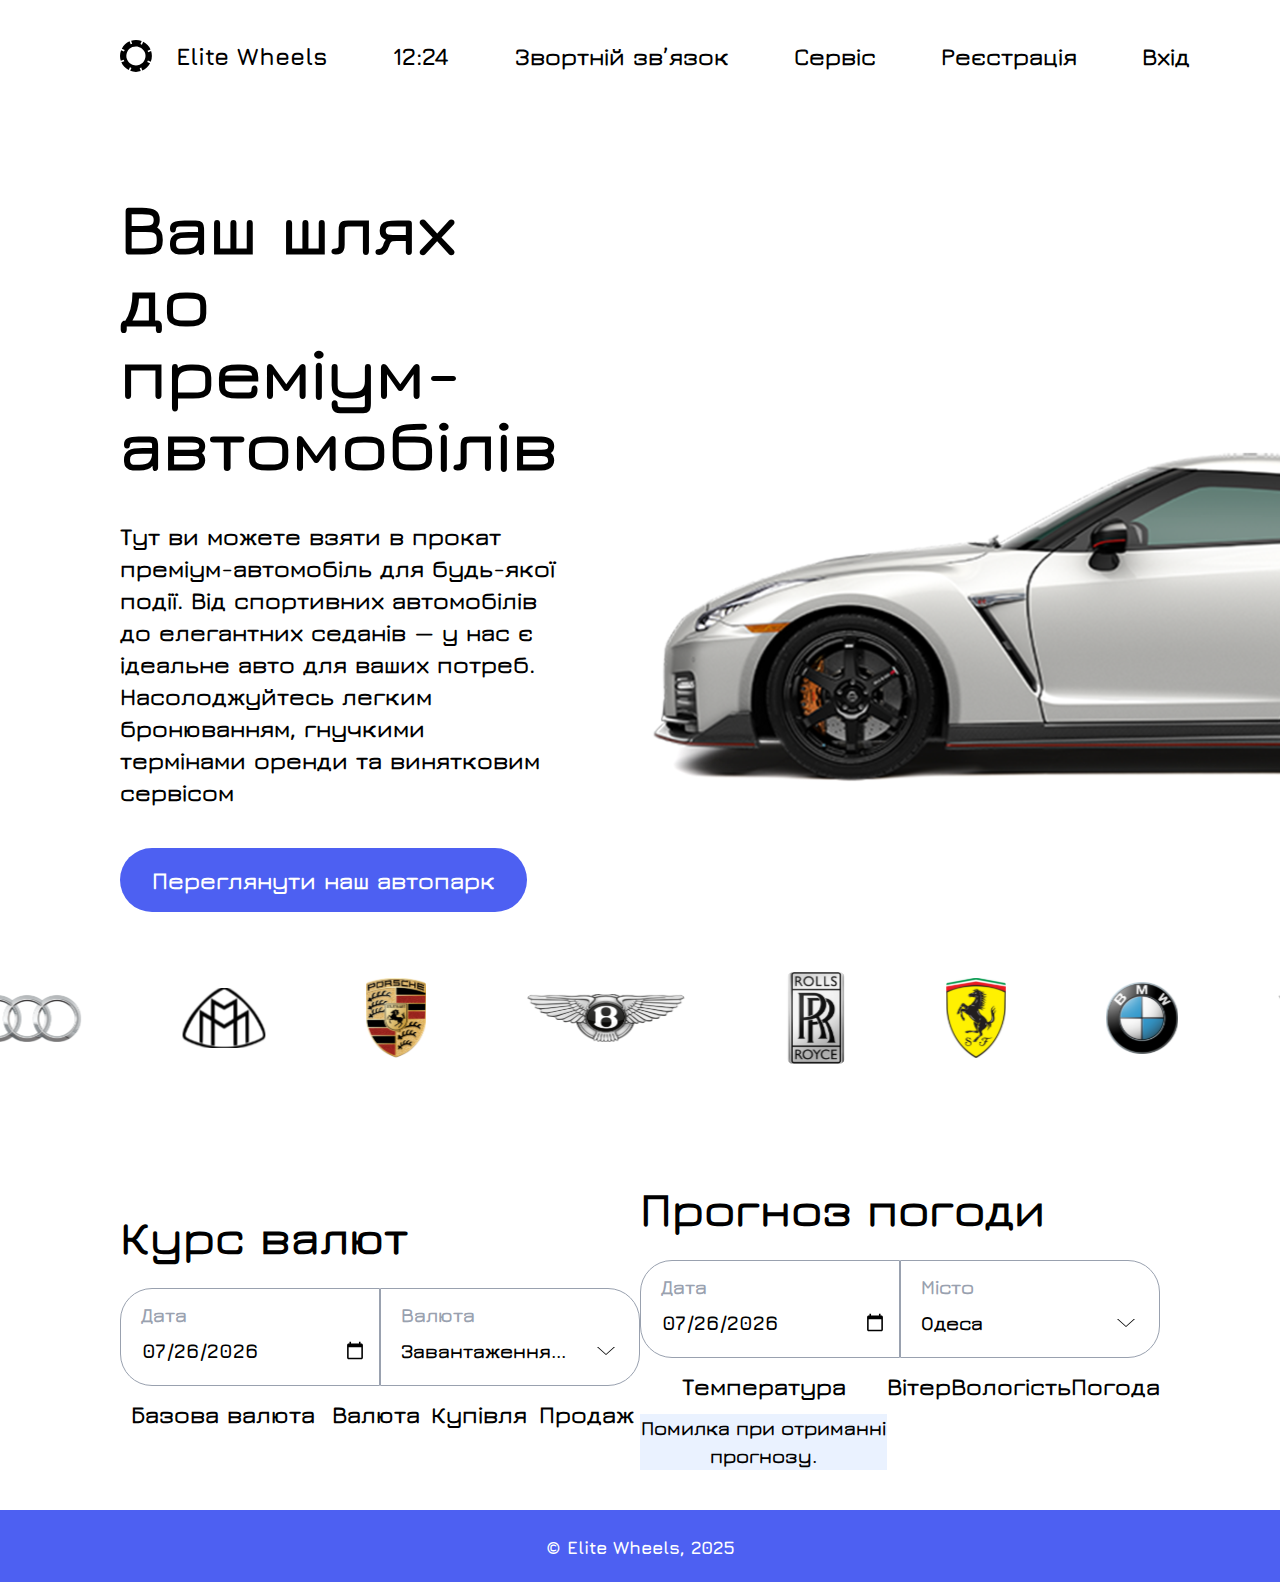
<file: index.html>
<!DOCTYPE html>
<html lang="en">
<head>
    <meta charset="UTF-8">
    <title>Elite Wheels</title>
    <link href="src/output.css" rel="stylesheet">
</head>
<body class="font-jura font-bold flex flex-col min-h-dvh">

    <div class="flex text-2xl pt-10 pl-30 justify-between w-[93%]">
        <div class="flex">
            <img src="img/icon.svg" alt="" class="mr-6 w-8">
            <a href="index.html">Elite Wheels</a>
        </div>
        <div id="clock"></div>
        <a href="feedback.html" class="hover:underline hover:underline-offset-4">Звортній зв’язок</a>
        <a href="service.html" class="hover:underline hover:underline-offset-4">Сервіс</a>
        <a href="registration.html" id="registrationLink" class="hover:underline hover:underline-offset-4">Реєстрація</a>
        <a href="entrance.html" id="entranceLink" class="hover:underline hover:underline-offset-4">Вхід</a>
        <a href="office.html" id="officeLink" class="hover:underline hover:underline-offset-4 hidden">Кабінет</a>
        <a href="#" id="logoutLink" class="hover:underline hover:underline-offset-4 hidden">Вихід</a>
    </div>

    <div class="flex">
        <div class="float-left w-[50%] ml-30 mt-30">
            <p class="text-7xl">Ваш шлях до преміум-автомобілів</p>
            <p class="text-2xl pt-10 pb-10">Тут ви можете взяти в прокат преміум-автомобіль для будь-якої події. 
            Від спортивних автомобілів до елегантних седанів — у нас є ідеальне авто для ваших потреб. 
            Насолоджуйтесь легким бронюванням, гнучкими термінами оренди та винятковим сервісом</p>
        <a href="service.html"><button class="bg-[#4D60F2] text-2xl rounded-4xl px-8 py-4 text-white hover:bg-[#7787FF]">Переглянути наш автопарк</button></a>
        </div>
        <img src="img/auto_index.svg" alt="" class="float-right">
    </div>

    <div class="flex w-full items-center justify-center mt-15">
        <img src="img/arrow_l.svg" alt="" id="prev">
        <div id="carousel" class="flex items-center transition-transform duration-500 ease-in-out"></div>
        <img src="img/arrow_r.svg" alt="" id="next" class="ml-25">
    </div>

    <div class="flex justify-between items-center mt-30">

        <div class="ml-30 w-full max-w-2xl">
            <h2 class="text-5xl mb-7">Курс валют</h2>
            <div class="flex">
                <div class="p-3 pl-5 border rounded-l-4xl border-gray-400 w-[50%]">
                    <p class="text-gray-400 text-xl">Дата</p>
                    <input type="date" id="currency-date" class="w-full text-xl py-2">
                </div>
                <div class="p-3 pl-5 border rounded-r-4xl border-gray-400 w-[50%]">
                    <p class="text-gray-400 text-xl">Валюта</p>
                    <div class="flex">
                        <select id="currency-type" class="w-full appearance-none py-2 focus:outline-none focus:ring-0 border-0 text-xl">
                            <option disabled selected>Завантаження...</option>
                        </select>
                        <img src="img/arrow_b.svg" alt="" class="w-[8%] mr-3"> 
                    </div>
                </div>
            </div>
            <table class="w-full text-center">
                <tr class="text-2xl">
                    <td class="py-3">Базова валюта</td>
                    <td>Валюта</td>
                    <td>Купівля</td>
                    <td>Продаж</td>
                </tr>
                <tr id="currency-result" class="bg-[#EAF2FF] rounded-xl text-center text-xl"></tr>                
            </table>
        </div>

        <div class="w-full max-w-2xl mr-30">
            <h2 class="text-5xl font-bold mb-7">Прогноз погоди</h2>
            <div class="flex">
                <div class="p-3 pl-5 border rounded-l-4xl border-gray-400 w-[50%]">
                    <p class="text-gray-400 text-xl">Дата</p>
                    <input type="date" id="weather-date" class="w-full text-xl py-2">
                </div>
                <div class="p-3 pl-5 border rounded-r-4xl border-gray-400 w-[50%]">
                    <p class="text-gray-400 text-xl">Місто</p>
                    <div class="flex">
                        <select id="weather-city" class="w-full appearance-none py-2 text-xl focus:outline-none focus:ring-0 border-0">
                            <option value="Odesa">Одеса</option>
                            <option value="Kyiv">Київ</option>
                            <option value="Lviv">Львів</option>
                        </select> 
                        <img src="img/arrow_b.svg" alt="" class="w-[8%] mr-3"> 
                    </div>
                </div>
            </div>
            <table class="w-full text-center">
                <tr class="text-2xl">
                    <td class="py-3">Температура</td>
                    <td>Вітер</td>
                    <td>Вологість</td>
                    <td>Погода</td>
                </tr>
                <tr id="weather-result" class="bg-[#EAF2FF] rounded-xl text-center text-xl"></tr>                
            </table>
        </div>
        
    </div>

    <footer class="flex w-full bg-[#4D60F2] justify-center pt-6 pb-5 text-lg text-white mt-10">
        <p>© Elite Wheels, 2025</p>
    </footer>

    <script src="js/index.js"></script>
    <script src="js/script.js"></script>
</body>
</html>
</file>
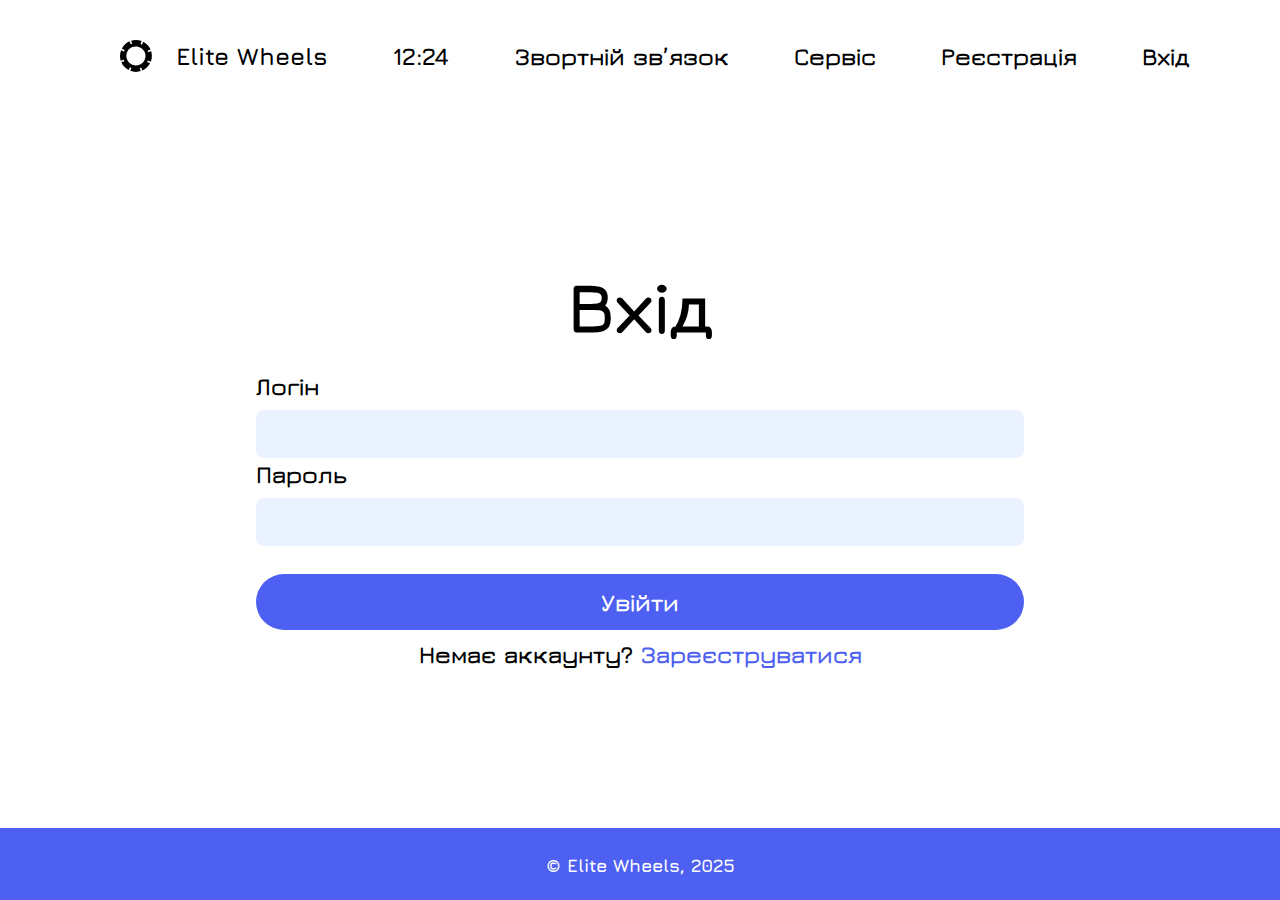
<file: entrance.html>
<!DOCTYPE html>
<html lang="en">
<head>
    <meta charset="UTF-8">
    <meta name="viewport" content="width=device-width, initial-scale=1.0">
    <title>Entrance</title>
    <link href="src/output.css" rel="stylesheet">
</head>
<body class="font-jura font-bold flex flex-col min-h-dvh">

    <div class="flex text-2xl pt-10 pl-30 justify-between w-[93%]">
        <div class="flex">
            <img src="img/icon.svg" alt="" class="mr-6 w-8">
            <a href="index.html">Elite Wheels</a>
        </div>
        <div id="clock"></div>
        <a href="feedback.html" class="hover:underline hover:underline-offset-4">Звортній зв’язок</a>
        <a href="service.html" class="hover:underline hover:underline-offset-4">Сервіс</a>
        <a href="registration.html" id="registrationLink" class="hover:underline hover:underline-offset-4">Реєстрація</a>
        <a href="entrance.html" id="entranceLink" class="hover:underline hover:underline-offset-4">Вхід</a>
        <a href="office.html" id="officeLink" class="hover:underline hover:underline-offset-4 hidden">Кабінет</a>
        <a href="#" id="logoutLink" class="hover:underline hover:underline-offset-4 hidden">Вихід</a>
    </div>

    <div class="flex justify-center mt-20 flex-grow items-center">
        <form id="loginForm" class="w-full max-w-3xl" novalidate>
            <h1 class="text-7xl text-center mb-7">Вхід</h1>
            <div>
                <label for="email" class="text-2xl">Логін</label>
                <input type="email" id="login_email" name="email"
                    class="w-full rounded-lg bg-[#EAF2FF] p-3 mt-2"/>
            </div>
            <div>
                <label for="password" class="text-2xl">Пароль</label>
                <input type="password" id="login_password" name="password"
                class="w-full rounded-lg bg-[#EAF2FF] p-3 mt-2"/>
            </div>
            
            <button type="submit"
            class="w-full bg-[#4D60F2] hover:bg-[#7787FF] text-white text-2xl py-3 mt-7 rounded-4xl">Увійти
            </button>
            <p class="text-center text-2xl mt-2">Немає аккаунту? <a href="registration.html" class="text-[#4D60F2]">Зареєструватися</a></p>
        </form>
    </div>

    <footer class="flex w-[100%] bg-[#4D60F2] justify-center pt-6 pb-5 text-lg text-white mt-10">
        <p>© Elite Wheels, 2025</p>
    </footer>

    <script src="js/script.js"></script>
    <script src="js/entrance.js"></script>

</body>
</html>
</file>
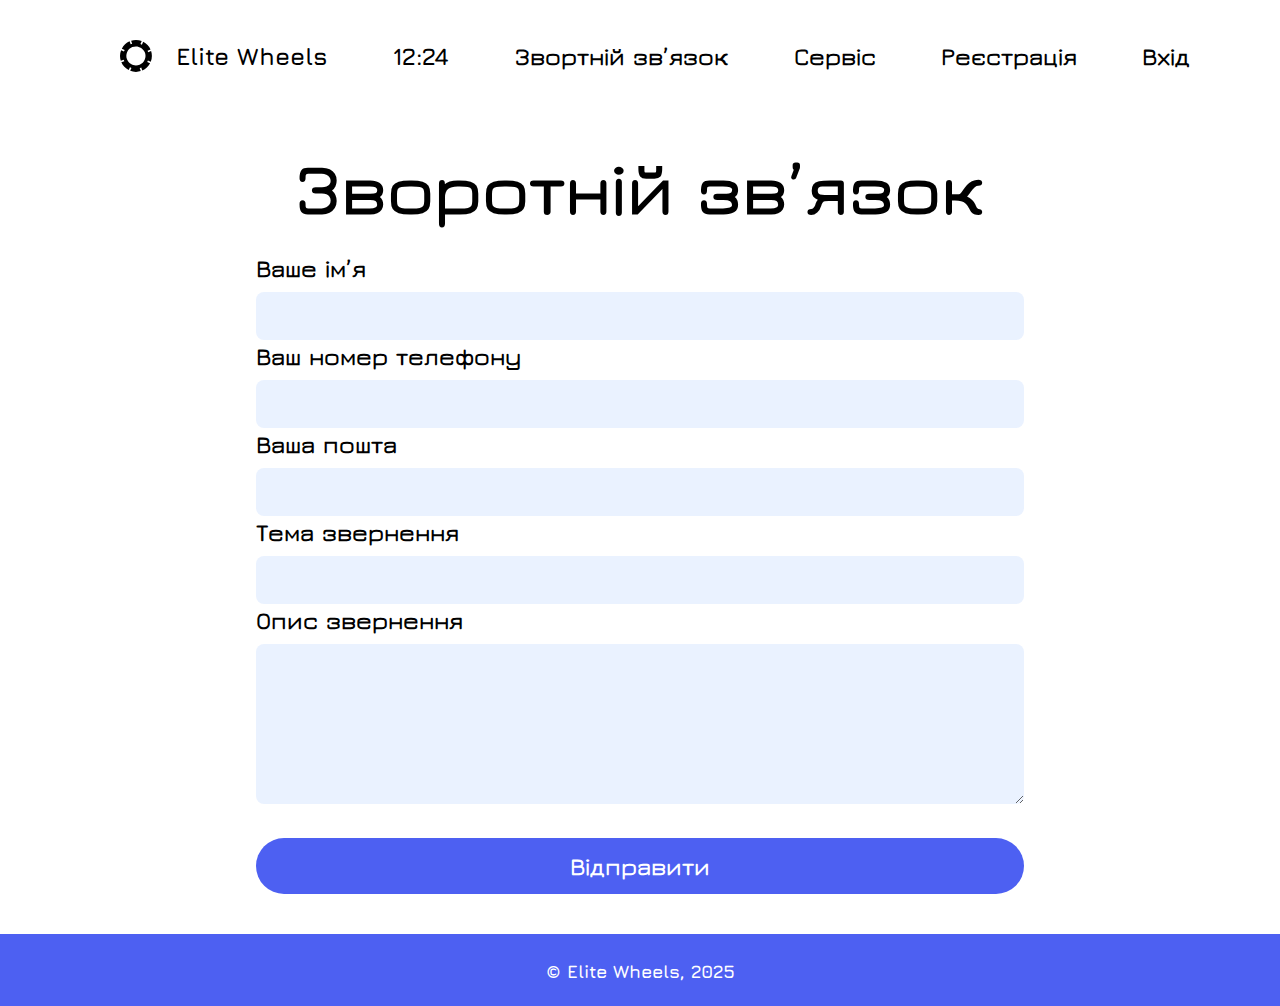
<file: feedback.html>
<!DOCTYPE html>
<html lang="en">
<head>
    <meta charset="UTF-8">
    <meta name="viewport" content="width=device-width, initial-scale=1.0">
    <title>Feedback</title>
    <link href="src/output.css" rel="stylesheet">
</head>
<body class="font-jura font-bold flex flex-col min-h-dvh">

    <div class="flex text-2xl pt-10 pl-30 justify-between w-[93%]">
        <div class="flex">
            <img src="img/icon.svg" alt="" class="mr-6 w-8">
            <a href="index.html">Elite Wheels</a>
        </div>
        <div id="clock"></div>
        <a href="feedback.html" class="hover:underline hover:underline-offset-4">Звортній зв’язок</a>
        <a href="service.html" class="hover:underline hover:underline-offset-4">Сервіс</a>
        <a href="registration.html" id="registrationLink" class="hover:underline hover:underline-offset-4">Реєстрація</a>
        <a href="entrance.html" id="entranceLink" class="hover:underline hover:underline-offset-4">Вхід</a>
        <a href="office.html" id="officeLink" class="hover:underline hover:underline-offset-4 hidden">Кабінет</a>
        <a href="#" id="logoutLink" class="hover:underline hover:underline-offset-4 hidden">Вихід</a>
    </div>

    <div class="flex justify-center mt-20 flex-grow">
        <form id="feedbackForm" class="w-full max-w-3xl" novalidate>
            <h1 class="text-7xl text-center mb-7">Зворотній зв’язок</h1>
            <div>
                <label for="name" class="text-2xl">Ваше ім’я</label>
                <input type="text" id="name" name="name"
                    class="w-full rounded-lg bg-[#EAF2FF] p-3 mt-2"/>
                <div class="error text-red-500" id="nameError"></div>
            </div>
            <div>
                <label for="phone" class="text-2xl">Ваш номер телефону</label>
                <input type="tel" id="phone" name="phone"
                    class="w-full rounded-lg bg-[#EAF2FF] p-3 mt-2"/>
                <div class="error text-red-500" id="phoneError"></div>
            </div>
            <div>
                <label for="email" class="text-2xl">Ваша пошта</label>
                <input type="email" id="email" name="email"
                    class="w-full rounded-lg bg-[#EAF2FF] p-3 mt-2"/>
                    <div class="error text-red-500" id="emailError"></div>
            </div>
            <div>
                <label for="subject" class="text-2xl">Тема звернення</label>
                <input type="text" id="subject" name="subject"
                    class="w-full rounded-lg bg-[#EAF2FF] p-3 mt-2"/>
                    <div class="error text-red-500" id="subjectError"></div>
            </div>
            <div>
                <label for="message" class="text-2xl">Опис звернення</label>
                <textarea id="message" name="message"
                    class="w-full rounded-lg bg-[#EAF2FF] p-3 mt-2 h-40"></textarea>
                    <div class="error text-red-500" id="messageError"></div>
            </div>
            <button type="submit"
            class="w-full bg-[#4D60F2] hover:bg-[#7787FF] text-white text-2xl py-3 mt-7 rounded-4xl">Відправити
            </button>
        </form>
    </div>
    
    <footer class="flex w-[100%] bg-[#4D60F2] justify-center pt-6 pb-5 text-lg text-white mt-10">
        <p>© Elite Wheels, 2025</p>
    </footer>

    <script src="js/script.js"></script>
    <script src="js/feedback.js"></script>

</body>
</html>
</file>
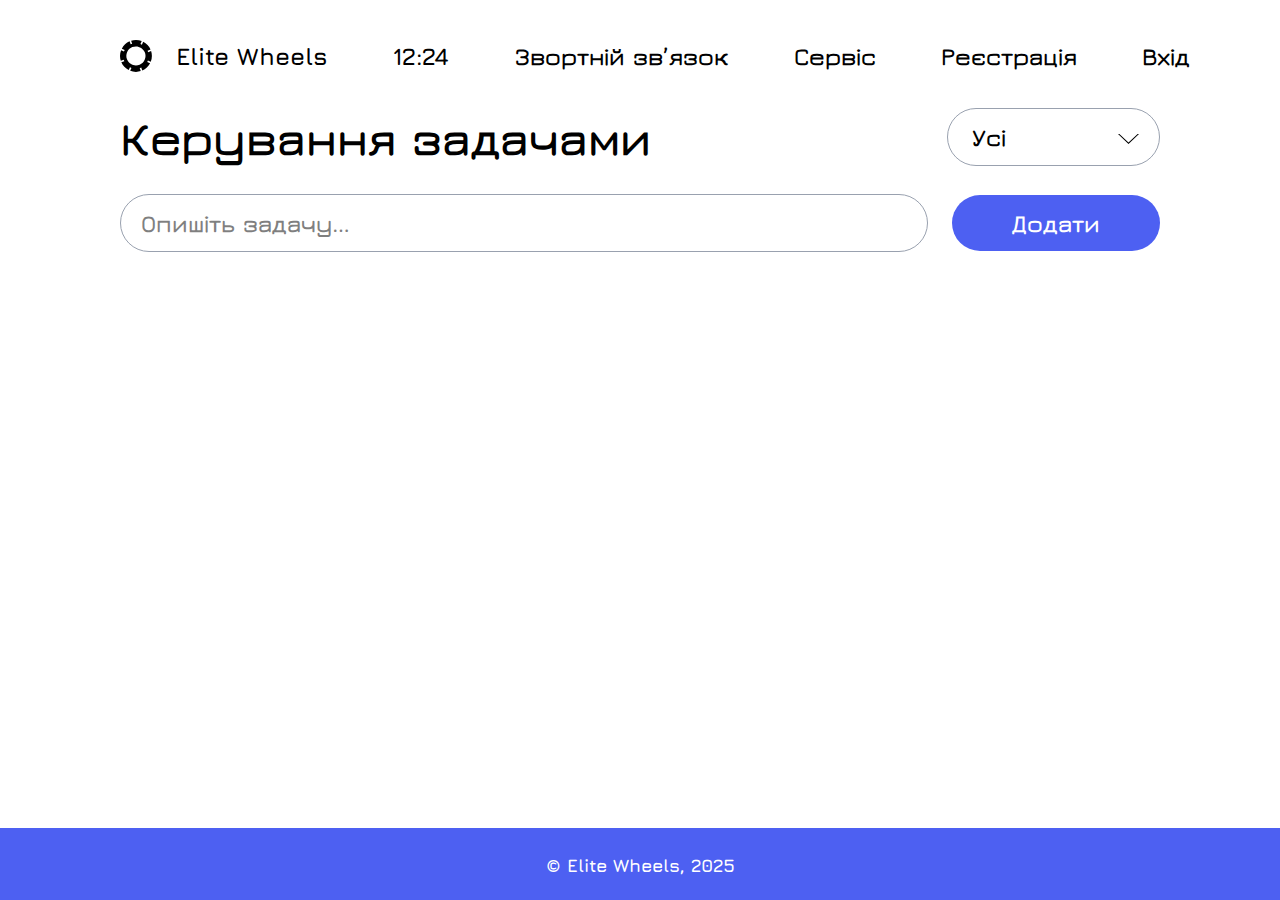
<file: office.html>
<!DOCTYPE html>
<html lang="en">
<head>
    <meta charset="UTF-8">
    <meta name="viewport" content="width=device-width, initial-scale=1.0">
    <title>Office</title>
    <link href="src/output.css" rel="stylesheet">
</head>
<body class="font-jura font-bold flex flex-col min-h-dvh">

    <div class="flex text-2xl pt-10 pl-30 justify-between w-[93%]">
        <div class="flex">
            <img src="img/icon.svg" alt="" class="mr-6 w-8">
            <a href="index.html">Elite Wheels</a>
        </div>
        <div id="clock"></div>
        <a href="feedback.html" class="hover:underline hover:underline-offset-4">Звортній зв’язок</a>
        <a href="service.html" class="hover:underline hover:underline-offset-4">Сервіс</a>
        <a href="registration.html" id="registrationLink" class="hover:underline hover:underline-offset-4">Реєстрація</a>
        <a href="entrance.html" id="entranceLink" class="hover:underline hover:underline-offset-4">Вхід</a>
        <a href="office.html" id="officeLink" class="hover:underline hover:underline-offset-4 hidden">Кабінет</a>
        <a href="#" id="logoutLink" class="hover:underline hover:underline-offset-4 hidden">Вихід</a>
    </div>

    <div class="flex flex-grow flex-col mt-9 ml-30 mr-30">
        <div class="flex justify-between items-center w-full mb-7">
            <p class="text-5xl">Керування задачами</p>
            <div class="flex border rounded-full items-center justify-between py-3 border-gray-400">
                <select id="filterSelect" class="text-2xl pl-6 w-full appearance-none focus:outline-none focus:ring-0">
                    <option value="all">Усі</option>
                    <option value="active">В роботі</option>
                    <option value="done">Виконано</option>
                    <option value="deleted">Видалено</option>
                </select>
                <img src="img/arrow_b.svg" alt="" class="w-[10%] mr-5 mt-1"> 
            </div>
        </div>

        <div class="flex flex-wrap gap-6 mb-6 items-center">
            <input type="text" id="taskInput" placeholder="Опишіть задачу…" class="flex-1 border rounded-full px-5 py-3 text-2xl border-gray-400"/>
            <button id="addTaskBtn" class="bg-[#4D60F2] text-2xl text-white px-15 py-3 rounded-full hover:bg-[#7787FF]">Додати</button>
        </div>

        <div id="tasksContainer" class="space-y-4"></div>
    </div>

    <footer class="flex w-[100%] bg-[#4D60F2] justify-center pt-6 pb-5 text-lg text-white mt-10">
        <p>© Elite Wheels, 2025</p>
    </footer>

    <script src="js/script.js"></script>
    <script src="js/office.js"></script>
</body>
</html>
</file>
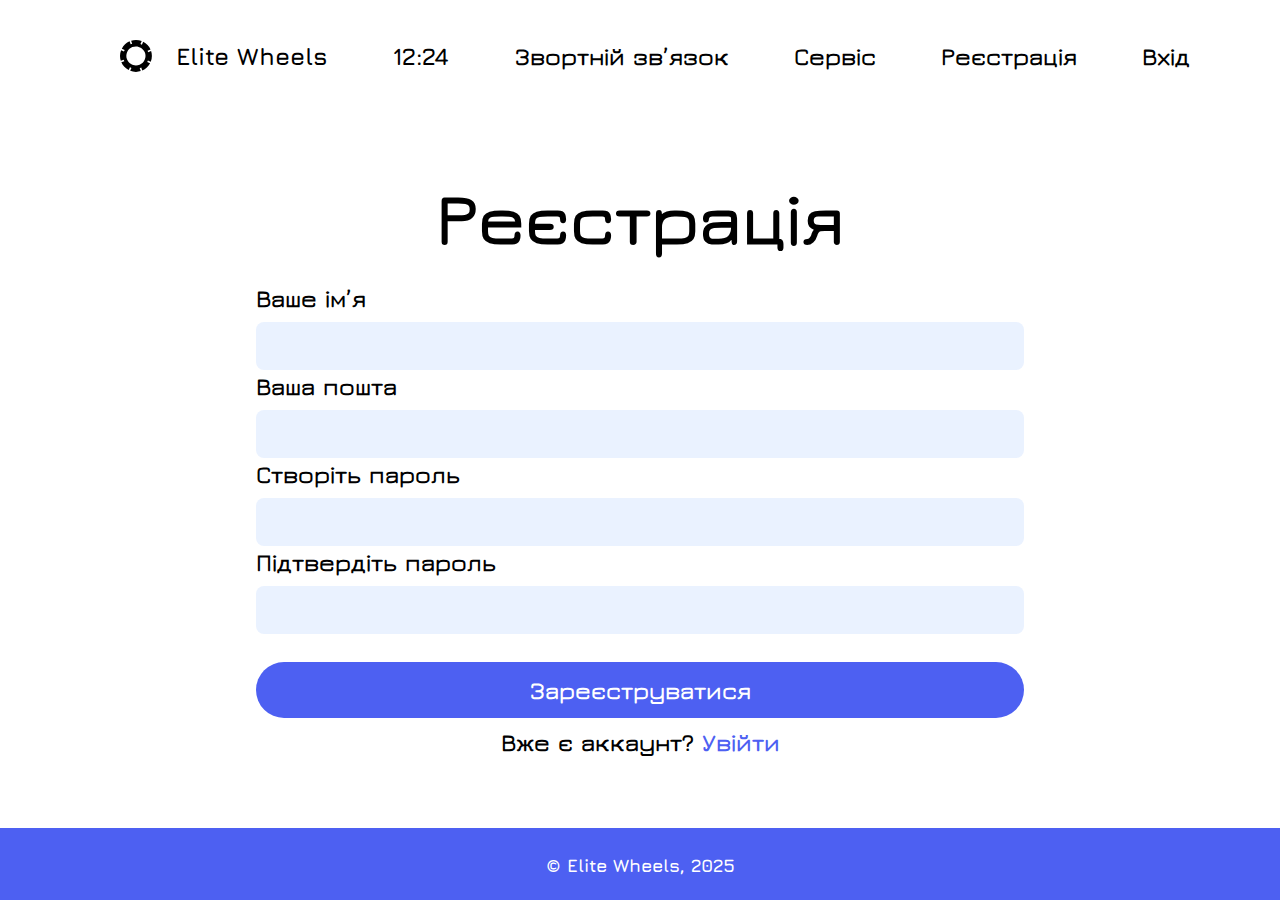
<file: registration.html>
<!DOCTYPE html>
<html lang="en">
<head>
    <meta charset="UTF-8">
    <meta name="viewport" content="width=device-width, initial-scale=1.0">
    <title>Registration</title>
    <link href="src/output.css" rel="stylesheet">
</head>
<body class="font-jura font-bold flex flex-col min-h-dvh">

    <div class="flex text-2xl pt-10 pl-30 justify-between w-[93%]">
        <div class="flex">
            <img src="img/icon.svg" alt="" class="mr-6 w-8">
            <a href="index.html">Elite Wheels</a>
        </div>
        <div id="clock"></div>
        <a href="feedback.html" class="hover:underline hover:underline-offset-4">Звортній зв’язок</a>
        <a href="service.html" class="hover:underline hover:underline-offset-4">Сервіс</a>
        <a href="registration.html" id="registrationLink" class="hover:underline hover:underline-offset-4">Реєстрація</a>
        <a href="entrance.html" id="entranceLink" class="hover:underline hover:underline-offset-4">Вхід</a>
        <a href="office.html" id="officeLink" class="hover:underline hover:underline-offset-4 hidden">Кабінет</a>
        <a href="#" id="logoutLink" class="hover:underline hover:underline-offset-4 hidden">Вихід</a>
    </div>

    <div class="flex justify-center mt-20 flex-grow items-center">
        <form id="registrationForm" class="w-full max-w-3xl" novalidate>
            <h1 class="text-7xl text-center mb-7">Реєстрація</h1>
            <div>
                <label for="name" class="text-2xl">Ваше ім’я</label>
                <input type="text" id="name" name="name"
                    class="w-full rounded-lg bg-[#EAF2FF] p-3 mt-2"/>
                    <div class="error text-red-500" id="nameError"></div>
            </div>
            <div>
                <label for="email" class="text-2xl">Ваша пошта</label>
                <input type="email" id="email" name="email"
                    class="w-full rounded-lg bg-[#EAF2FF] p-3 mt-2"/>
                    <div class="error text-red-500" id="emailError"></div>
            </div>
            <div>
                <label for="password" class="text-2xl">Створіть пароль</label>
                <input type="password" id="password" name="password"
                class="w-full rounded-lg bg-[#EAF2FF] p-3 mt-2"/>
                <div class="error text-red-500" id="passwordError"></div>
            </div>
            <div>
                <label for="password" class="text-2xl">Підтвердіть пароль</label>
                <input type="password" id="password_repeat" name="password"
                    class="w-full rounded-lg bg-[#EAF2FF] p-3 mt-2"/>
                <div class="error text-red-500" id="passwordError"></div>
            </div>
            
            <button type="submit"
            class="w-full bg-[#4D60F2] hover:bg-[#7787FF] text-white text-2xl py-3 mt-7 rounded-4xl">Зареєструватися
            </button>
            <p class="text-center text-2xl mt-2">Вже є аккаунт? <a href="entrance.html" class="text-[#4D60F2]">Увійти</a></p>
        </form>
    </div>
    
    <footer class="flex w-[100%] bg-[#4D60F2] justify-center pt-6 pb-5 text-lg text-white mt-10">
        <p>© Elite Wheels, 2025</p>
    </footer>

    <script src="js/script.js"></script>
    <script src="js/registratoin.js"></script>

</body>
</html>
</file>
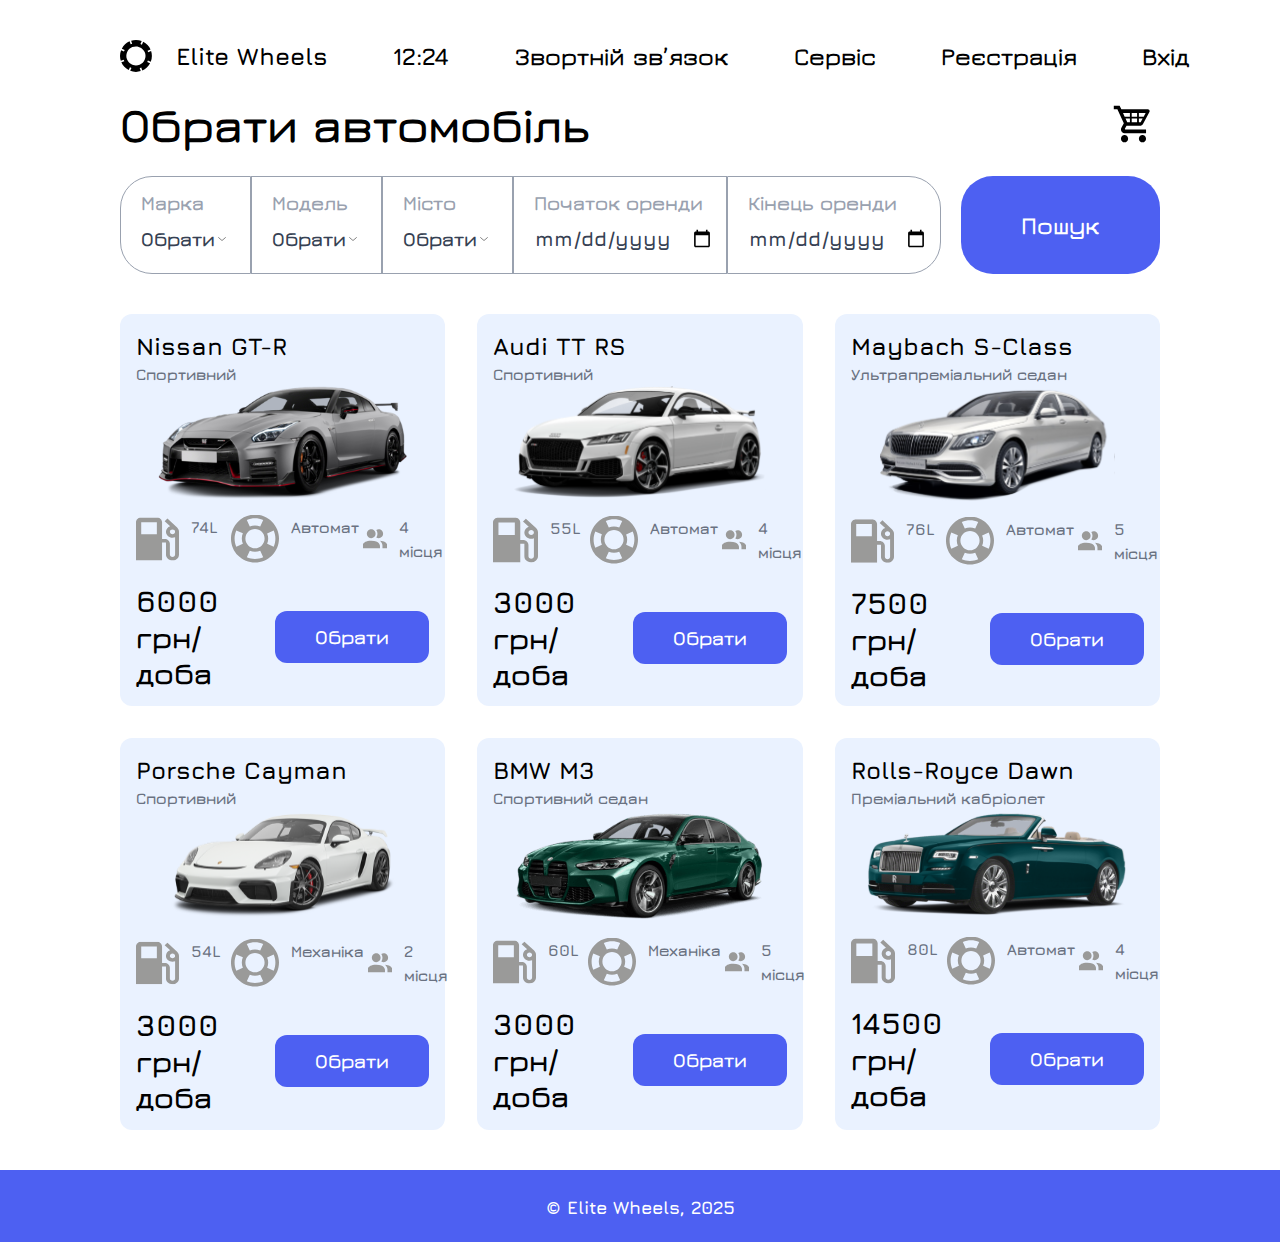
<file: service.html>
<!DOCTYPE html>
<html lang="en">
<head>
    <meta charset="UTF-8">
    <meta name="viewport" content="width=device-width, initial-scale=1.0">
    <title>Service</title>
    <link href="src/output.css" rel="stylesheet">
</head>
<body class="font-jura font-bold flex flex-col min-h-dvh">

    <div class="flex text-2xl pt-10 pl-30 justify-between w-[93%]">
        <div class="flex">
            <img src="img/icon.svg" alt="" class="mr-6 w-8">
            <a href="index.html">Elite Wheels</a>
        </div>
        <div id="clock"></div>
        <a href="feedback.html" class="hover:underline hover:underline-offset-4">Звортній зв’язок</a>
        <a href="service.html" class="hover:underline hover:underline-offset-4">Сервіс</a>
        <a href="registration.html" id="registrationLink" class="hover:underline hover:underline-offset-4">Реєстрація</a>
        <a href="entrance.html" id="entranceLink" class="hover:underline hover:underline-offset-4">Вхід</a>
        <a href="office.html" id="officeLink" class="hover:underline hover:underline-offset-4 hidden">Кабінет</a>
        <a href="#" id="logoutLink" class="hover:underline hover:underline-offset-4 hidden">Вихід</a>
    </div>

    <div class="flex flex-grow flex-col mt-7 ml-30 mr-30">
        <div class="flex justify-between items-center w-full mb-7">
            <p class="text-5xl">Обрати автомобіль</p>
            <button id="cartBtn"><img src="img/cart_variant.svg" alt="" class="w-[90%]"></button>
        </div>
        <div class="flex justify-center">
            <div class="p-3 pl-5 border rounded-l-4xl border-gray-400 w-[50%]">
                <p class="text-gray-400 text-xl">Марка</p>
                <div class="flex">
                    <select id="brand" class="w-full appearance-none py-2 text-xl text-gray-700 focus:outline-none focus:ring-0 border-0">
                        <option value="">Обрати</option>
                        <option value="Nissan">Nissan</option>
                        <option value="Audi">Audi</option>
                        <option value="Maybach">Maybach</option>
                        <option value="Porsche">Porsche</option>
                        <option value="BMW">BMW</option>
                        <option value="Rolls-Royce">Rolls-Royce</option>
                    </select>       
                    <img src="img/arrow_b.svg" alt="" class="w-[8%] mr-3">              
                </div>
            </div>
            <div class="p-3 pl-5 border border-gray-400 w-[50%]">
                <p class="text-gray-400 text-xl">Модель</p>
                <div class="flex">
                    <select id="model" class="w-full appearance-none py-2 text-xl text-gray-700 focus:outline-none focus:ring-0 border-0">
                        <option value="">Обрати</option>
                        <option value="GT-R">GT-R</option>
                        <option value="TT RS">TT RS</option>
                        <option value="S-Class">S-Class</option>
                        <option value="Cayman">Cayman</option>
                        <option value="M3">M3</option>
                        <option value="Dawn">Dawn</option>
                    </select>       
                    <img src="img/arrow_b.svg" alt="" class="w-[8%] mr-3">              
                </div>
            </div>
            <div class="p-3 pl-5 border border-gray-400 w-[50%]">
                <p class="text-gray-400 text-xl">Місто</p>
                <div class="flex">
                    <select id="city" class="w-full appearance-none py-2 text-xl text-gray-700 focus:outline-none focus:ring-0 border-0">
                        <option value="">Обрати</option>
                        <option value="Київ">Київ</option>
                        <option value="Львів">Львів</option>
                        <option value="Одеса">Одеса</option>
                    </select>       
                    <img src="img/arrow_b.svg" alt="" class="w-[8%] mr-3">              
                </div>
            </div>
            <div class="p-3 pl-5 border border-gray-400 w-[50%]">
                <p class="text-gray-400 text-xl">Початок оренди</p>
                <input type="date" id="startDate" class="w-full appearance-none py-2 text-xl text-gray-700 focus:outline-none focus:ring-0 border-0" placeholder="Початок оренди">
            </div>
            <div class="p-3 pl-5 border rounded-r-4xl border-gray-400 w-[50%]">
                <p class="text-gray-400 text-xl">Кінець оренди</p>
                <input type="date" id="endDate" class="w-full appearance-none py-2 text-xl text-gray-700 focus:outline-none focus:ring-0 border-0" placeholder="Кінець оренди">
            </div>
            <button id="filterBtn" class="bg-[#4D60F2] hover:bg-[#7787FF] text-white px-15 rounded-4xl ml-5 text-2xl">Пошук</button>
        </div>

        <div class="grid grid-cols-1 md:grid-cols-2 lg:grid-cols-3 gap-8 mt-10">
            <div class="bg-[#EAF2FF] p-4 rounded-xl flex flex-col h-98" data-brand="Nissan" data-model="GT-R" data-city="Київ">
                <p class="text-2xl">Nissan GT-R</p>
                <p class="text-gray-500">Спортивний</p>
                <div class="flex justify-center"><img src="img/service/image 1.svg" alt="Nissan GT-R" class="w-[85%] object-cover rounded"></div>
                <div class="flex mt-4 gap-13 justify-center w-[100%]">
                    <div class="flex"><img src="img/gas_station.svg" alt="">
                    <p class="text-gray-500 ml-3">74L</p></div>
                    <div class="flex"><img src="img/rudder.svg" alt="">
                    <p class="text-gray-500 ml-3">Автомат</p></div>
                    <div class="flex"><img src="img/account_multiple.svg" alt="">
                    <p class="text-gray-500 ml-3">4 місця</p></div>
                </div>
                <div class="flex mt-5 justify-between items-center">
                    <p class="text-3xl">6000 грн/доба</p>
                    <button class="bg-[#4D60F2] hover:bg-[#7787FF] text-white text-xl py-3 px-10 rounded-xl" onclick="addToCart('Nissan GT-R', 6000)">Обрати</button>
                </div>
            </div>
            <div class="bg-[#EAF2FF] p-4 rounded-xl flex flex-col h-98" data-brand="Audi" data-model="TT RS" data-city="Львів">
                <p class="text-2xl">Audi TT RS</p>
                <p class="text-gray-500">Спортивний</p>
                <div class="flex justify-center"><img src="img/service/image 2.svg" alt="Audi TT RS" class="w-[86%] object-cover rounded"></div>
                <div class="flex mt-4 gap-13 justify-center w-[100%]">
                    <div class="flex"><img src="img/gas_station.svg" alt="">
                    <p class="text-gray-500 ml-3">55L</p></div>
                    <div class="flex"><img src="img/rudder.svg" alt="">
                    <p class="text-gray-500 ml-3">Автомат</p></div>
                    <div class="flex"><img src="img/account_multiple.svg" alt="">
                    <p class="text-gray-500 ml-3">4 місця</p></div>
                </div>
                <div class="flex mt-5 justify-between items-center">
                    <p class="text-3xl">3000 грн/доба</p>
                    <button class="bg-[#4D60F2] hover:bg-[#7787FF] text-white text-xl py-3 px-10 rounded-xl" onclick="addToCart('Audi TT RS', 3000)">Обрати</button>
                </div>
            </div>
            <div class="bg-[#EAF2FF] p-4 rounded-xl flex flex-col h-98" data-brand="Maybach" data-model="S-Class" data-city="Одеса">
                <p class="text-2xl">Maybach S-Class</p>
                <p class="text-gray-500">Ультрапреміальний седан</p>
                <div class="flex justify-center"><img src="img/service/image 3.svg" alt="Maybach S-Class" class="w-[80%] object-cover rounded"></div>
                <div class="flex mt-4 gap-13 justify-center w-[100%]">
                    <div class="flex"><img src="img/gas_station.svg" alt="">
                    <p class="text-gray-500 ml-3">76L</p></div>
                    <div class="flex"><img src="img/rudder.svg" alt="">
                    <p class="text-gray-500 ml-3">Автомат</p></div>
                    <div class="flex"><img src="img/account_multiple.svg" alt="">
                    <p class="text-gray-500 ml-3">5 місця</p></div>
                </div>
                <div class="flex mt-5 justify-between items-center">
                    <p class="text-3xl">7500 грн/доба</p>
                    <button class="bg-[#4D60F2] hover:bg-[#7787FF] text-white text-xl py-3 px-10 rounded-xl" onclick="addToCart('Maybach S-Class', 7500)">Обрати</button>
                </div>
            </div>
            <div class="bg-[#EAF2FF] p-4 rounded-xl flex flex-col h-98" data-brand="Porsche" data-model="Cayman" data-city="Київ">
                <p class="text-2xl">Porsche Cayman</p>
                <p class="text-gray-500">Спортивний</p>
                <div class="flex justify-center"><img src="img/service/image 4.svg" alt="Porsche Cayman" class="w-[80%] object-cover rounded"></div>
                <div class="flex mt-4 gap-13 justify-center w-[100%]">
                    <div class="flex"><img src="img/gas_station.svg" alt="">
                    <p class="text-gray-500 ml-3">54L</p></div>
                    <div class="flex"><img src="img/rudder.svg" alt="">
                    <p class="text-gray-500 ml-3">Механіка</p></div>
                    <div class="flex"><img src="img/account_multiple.svg" alt="">
                    <p class="text-gray-500 ml-3">2 місця</p></div>
                </div>
                <div class="flex mt-5 justify-between items-center">
                    <p class="text-3xl">3000 грн/доба</p>
                    <button class="bg-[#4D60F2] hover:bg-[#7787FF] text-white text-xl py-3 px-10 rounded-xl" onclick="addToCart('Porsche Cayman', 3000)">Обрати</button>
                </div>
            </div>
            <div class="bg-[#EAF2FF] p-4 rounded-xl flex flex-col h-98" data-brand="BMW" data-model="M3" data-city="Львів">
                <p class="text-2xl">BMW M3</p>
                <p class="text-gray-500">Спортивний седан</p>
                <div class="flex justify-center"><img src="img/service/image 5.svg" alt="BMW M3" class="w-[88%] object-cover rounded"></div>
                <div class="flex mt-4 gap-13 justify-center w-[100%]">
                    <div class="flex"><img src="img/gas_station.svg" alt="">
                    <p class="text-gray-500 ml-3">60L</p></div>
                    <div class="flex"><img src="img/rudder.svg" alt="">
                    <p class="text-gray-500 ml-3">Механіка</p></div>
                    <div class="flex"><img src="img/account_multiple.svg" alt="">
                    <p class="text-gray-500 ml-3">5 місця</p></div>
                </div>
                <div class="flex mt-5 justify-between items-center">
                    <p class="text-3xl">3000 грн/доба</p>
                    <button class="bg-[#4D60F2] hover:bg-[#7787FF] text-white text-xl py-3 px-10 rounded-xl" onclick="addToCart('BMW M3', 3000)">Обрати</button>
                </div>
            </div>
            <div class="bg-[#EAF2FF] p-4 rounded-xl flex flex-col h-98" data-brand="Rolls-Royce" data-model="Dawn" data-city="Одеса">
                <p class="text-2xl">Rolls-Royce Dawn</p>
                <p class="text-gray-500">Преміальний кабріолет</p>
                <div class="flex justify-center"><img src="img/service/image 6.svg" alt="Rolls-Royce Dawn" class="w-[92%] object-cover rounded"></div>
                <div class="flex mt-4 gap-13 justify-center w-[100%]">
                    <div class="flex"><img src="img/gas_station.svg" alt="">
                    <p class="text-gray-500 ml-3">80L</p></div>
                    <div class="flex"><img src="img/rudder.svg" alt="">
                    <p class="text-gray-500 ml-3">Автомат</p></div>
                    <div class="flex"><img src="img/account_multiple.svg" alt="">
                    <p class="text-gray-500 ml-3">4 місця</p></div>
                </div>
                <div class="flex mt-5 justify-between items-center">
                    <p class="text-3xl">14500 грн/доба</p>
                    <button class="bg-[#4D60F2] hover:bg-[#7787FF] text-white text-xl py-3 px-10 rounded-xl" onclick="addToCart('Rolls-Royce Dawn', 14500)">Обрати</button>
                </div>
            </div>
        </div>
    </div>

    <div id="cartModal" class="fixed inset-0 bg-black/50 flex justify-center items-center hidden">
        <div class="bg-white p-6 rounded-xl w-1/2 max-h-[80%]">
            <div class="flex justify-between w-full items-center">
                <p class="text-5xl mb-4">Корзина</p>
                <button id="closeCart"><img src="img/close.svg" alt="" class="w-[90%] mb-2 float-right"></button>
            </div>
            <div id="cartItems"></div>
            <p class="text-3xl mt-4">Сума до сплати: <span id="totalPrice">0</span> грн</p>
            <button id="payBtn" class="bg-[#4D60F2] hover:bg-[#7787FF] text-white p-4 rounded-xl mt-4 w-full text-2xl">Сплатити</button>
        </div>
    </div>
    
    <footer class="flex w-[100%] bg-[#4D60F2] justify-center pt-6 pb-5 text-lg text-white mt-10">
        <p>© Elite Wheels, 2025</p>
    </footer>

    <script src="js/script.js"></script>
    <script src="js/service.js"></script>

</body>
</html>
</file>
<file: src/output.css>
/*! tailwindcss v4.1.8 | MIT License | https://tailwindcss.com */
@import url('https://fonts.googleapis.com/css2?family=Jura:wght@300..700&display=swap');
@layer properties;
@layer theme, base, components, utilities;
@layer theme {
  :root, :host {
    --font-sans: ui-sans-serif, system-ui, sans-serif, "Apple Color Emoji",
      "Segoe UI Emoji", "Segoe UI Symbol", "Noto Color Emoji";
    --font-mono: ui-monospace, SFMono-Regular, Menlo, Monaco, Consolas, "Liberation Mono",
      "Courier New", monospace;
    --color-red-500: oklch(63.7% 0.237 25.331);
    --color-gray-400: oklch(70.7% 0.022 261.325);
    --color-gray-500: oklch(55.1% 0.027 264.364);
    --color-gray-600: oklch(44.6% 0.03 256.802);
    --color-gray-700: oklch(37.3% 0.034 259.733);
    --color-black: #000;
    --color-white: #fff;
    --spacing: 0.25rem;
    --container-2xl: 42rem;
    --container-3xl: 48rem;
    --text-lg: 1.125rem;
    --text-lg--line-height: calc(1.75 / 1.125);
    --text-xl: 1.25rem;
    --text-xl--line-height: calc(1.75 / 1.25);
    --text-2xl: 1.5rem;
    --text-2xl--line-height: calc(2 / 1.5);
    --text-3xl: 1.875rem;
    --text-3xl--line-height: calc(2.25 / 1.875);
    --text-4xl: 2.25rem;
    --text-4xl--line-height: calc(2.5 / 2.25);
    --text-5xl: 3rem;
    --text-5xl--line-height: 1;
    --text-7xl: 4.5rem;
    --text-7xl--line-height: 1;
    --font-weight-bold: 700;
    --radius-lg: 0.5rem;
    --radius-xl: 0.75rem;
    --radius-4xl: 2rem;
    --ease-in-out: cubic-bezier(0.4, 0, 0.2, 1);
    --default-transition-duration: 150ms;
    --default-transition-timing-function: cubic-bezier(0.4, 0, 0.2, 1);
    --default-font-family: var(--font-sans);
    --default-mono-font-family: var(--font-mono);
    --font-jura: "Jura", sans-serif;
  }
}
@layer base {
  *, ::after, ::before, ::backdrop, ::file-selector-button {
    box-sizing: border-box;
    margin: 0;
    padding: 0;
    border: 0 solid;
  }
  html, :host {
    line-height: 1.5;
    -webkit-text-size-adjust: 100%;
    tab-size: 4;
    font-family: var(--default-font-family, ui-sans-serif, system-ui, sans-serif, "Apple Color Emoji", "Segoe UI Emoji", "Segoe UI Symbol", "Noto Color Emoji");
    font-feature-settings: var(--default-font-feature-settings, normal);
    font-variation-settings: var(--default-font-variation-settings, normal);
    -webkit-tap-highlight-color: transparent;
  }
  hr {
    height: 0;
    color: inherit;
    border-top-width: 1px;
  }
  abbr:where([title]) {
    -webkit-text-decoration: underline dotted;
    text-decoration: underline dotted;
  }
  h1, h2, h3, h4, h5, h6 {
    font-size: inherit;
    font-weight: inherit;
  }
  a {
    color: inherit;
    -webkit-text-decoration: inherit;
    text-decoration: inherit;
  }
  b, strong {
    font-weight: bolder;
  }
  code, kbd, samp, pre {
    font-family: var(--default-mono-font-family, ui-monospace, SFMono-Regular, Menlo, Monaco, Consolas, "Liberation Mono", "Courier New", monospace);
    font-feature-settings: var(--default-mono-font-feature-settings, normal);
    font-variation-settings: var(--default-mono-font-variation-settings, normal);
    font-size: 1em;
  }
  small {
    font-size: 80%;
  }
  sub, sup {
    font-size: 75%;
    line-height: 0;
    position: relative;
    vertical-align: baseline;
  }
  sub {
    bottom: -0.25em;
  }
  sup {
    top: -0.5em;
  }
  table {
    text-indent: 0;
    border-color: inherit;
    border-collapse: collapse;
  }
  :-moz-focusring {
    outline: auto;
  }
  progress {
    vertical-align: baseline;
  }
  summary {
    display: list-item;
  }
  ol, ul, menu {
    list-style: none;
  }
  img, svg, video, canvas, audio, iframe, embed, object {
    display: block;
    vertical-align: middle;
  }
  img, video {
    max-width: 100%;
    height: auto;
  }
  button, input, select, optgroup, textarea, ::file-selector-button {
    font: inherit;
    font-feature-settings: inherit;
    font-variation-settings: inherit;
    letter-spacing: inherit;
    color: inherit;
    border-radius: 0;
    background-color: transparent;
    opacity: 1;
  }
  :where(select:is([multiple], [size])) optgroup {
    font-weight: bolder;
  }
  :where(select:is([multiple], [size])) optgroup option {
    padding-inline-start: 20px;
  }
  ::file-selector-button {
    margin-inline-end: 4px;
  }
  ::placeholder {
    opacity: 1;
  }
  @supports (not (-webkit-appearance: -apple-pay-button))  or (contain-intrinsic-size: 1px) {
    ::placeholder {
      color: currentcolor;
      @supports (color: color-mix(in lab, red, red)) {
        color: color-mix(in oklab, currentcolor 50%, transparent);
      }
    }
  }
  textarea {
    resize: vertical;
  }
  ::-webkit-search-decoration {
    -webkit-appearance: none;
  }
  ::-webkit-date-and-time-value {
    min-height: 1lh;
    text-align: inherit;
  }
  ::-webkit-datetime-edit {
    display: inline-flex;
  }
  ::-webkit-datetime-edit-fields-wrapper {
    padding: 0;
  }
  ::-webkit-datetime-edit, ::-webkit-datetime-edit-year-field, ::-webkit-datetime-edit-month-field, ::-webkit-datetime-edit-day-field, ::-webkit-datetime-edit-hour-field, ::-webkit-datetime-edit-minute-field, ::-webkit-datetime-edit-second-field, ::-webkit-datetime-edit-millisecond-field, ::-webkit-datetime-edit-meridiem-field {
    padding-block: 0;
  }
  :-moz-ui-invalid {
    box-shadow: none;
  }
  button, input:where([type="button"], [type="reset"], [type="submit"]), ::file-selector-button {
    appearance: button;
  }
  ::-webkit-inner-spin-button, ::-webkit-outer-spin-button {
    height: auto;
  }
  [hidden]:where(:not([hidden="until-found"])) {
    display: none !important;
  }
}
@layer utilities {
  .fixed {
    position: fixed;
  }
  .inset-0 {
    inset: calc(var(--spacing) * 0);
  }
  .float-left {
    float: left;
  }
  .float-right {
    float: right;
  }
  .mt-1 {
    margin-top: calc(var(--spacing) * 1);
  }
  .mt-2 {
    margin-top: calc(var(--spacing) * 2);
  }
  .mt-4 {
    margin-top: calc(var(--spacing) * 4);
  }
  .mt-5 {
    margin-top: calc(var(--spacing) * 5);
  }
  .mt-7 {
    margin-top: calc(var(--spacing) * 7);
  }
  .mt-9 {
    margin-top: calc(var(--spacing) * 9);
  }
  .mt-10 {
    margin-top: calc(var(--spacing) * 10);
  }
  .mt-15 {
    margin-top: calc(var(--spacing) * 15);
  }
  .mt-20 {
    margin-top: calc(var(--spacing) * 20);
  }
  .mt-30 {
    margin-top: calc(var(--spacing) * 30);
  }
  .mr-1 {
    margin-right: calc(var(--spacing) * 1);
  }
  .mr-3 {
    margin-right: calc(var(--spacing) * 3);
  }
  .mr-5 {
    margin-right: calc(var(--spacing) * 5);
  }
  .mr-6 {
    margin-right: calc(var(--spacing) * 6);
  }
  .mr-30 {
    margin-right: calc(var(--spacing) * 30);
  }
  .mb-2 {
    margin-bottom: calc(var(--spacing) * 2);
  }
  .mb-4 {
    margin-bottom: calc(var(--spacing) * 4);
  }
  .mb-6 {
    margin-bottom: calc(var(--spacing) * 6);
  }
  .mb-7 {
    margin-bottom: calc(var(--spacing) * 7);
  }
  .ml-3 {
    margin-left: calc(var(--spacing) * 3);
  }
  .ml-5 {
    margin-left: calc(var(--spacing) * 5);
  }
  .ml-25 {
    margin-left: calc(var(--spacing) * 25);
  }
  .ml-30 {
    margin-left: calc(var(--spacing) * 30);
  }
  .flex {
    display: flex;
  }
  .grid {
    display: grid;
  }
  .hidden {
    display: none;
  }
  .h-12 {
    height: calc(var(--spacing) * 12);
  }
  .h-15 {
    height: calc(var(--spacing) * 15);
  }
  .h-18 {
    height: calc(var(--spacing) * 18);
  }
  .h-20 {
    height: calc(var(--spacing) * 20);
  }
  .h-23 {
    height: calc(var(--spacing) * 23);
  }
  .h-40 {
    height: calc(var(--spacing) * 40);
  }
  .h-98 {
    height: calc(var(--spacing) * 98);
  }
  .max-h-\[80\%\] {
    max-height: 80%;
  }
  .min-h-dvh {
    min-height: 100dvh;
  }
  .w-1\/2 {
    width: calc(1/2 * 100%);
  }
  .w-8 {
    width: calc(var(--spacing) * 8);
  }
  .w-15 {
    width: calc(var(--spacing) * 15);
  }
  .w-18 {
    width: calc(var(--spacing) * 18);
  }
  .w-21 {
    width: calc(var(--spacing) * 21);
  }
  .w-35 {
    width: calc(var(--spacing) * 35);
  }
  .w-40 {
    width: calc(var(--spacing) * 40);
  }
  .w-\[8\%\] {
    width: 8%;
  }
  .w-\[10\%\] {
    width: 10%;
  }
  .w-\[50\%\] {
    width: 50%;
  }
  .w-\[70\%\] {
    width: 70%;
  }
  .w-\[80\%\] {
    width: 80%;
  }
  .w-\[85\%\] {
    width: 85%;
  }
  .w-\[86\%\] {
    width: 86%;
  }
  .w-\[88\%\] {
    width: 88%;
  }
  .w-\[90\%\] {
    width: 90%;
  }
  .w-\[92\%\] {
    width: 92%;
  }
  .w-\[93\%\] {
    width: 93%;
  }
  .w-\[100\%\] {
    width: 100%;
  }
  .w-full {
    width: 100%;
  }
  .max-w-2xl {
    max-width: var(--container-2xl);
  }
  .max-w-3xl {
    max-width: var(--container-3xl);
  }
  .flex-1 {
    flex: 1;
  }
  .flex-shrink-0 {
    flex-shrink: 0;
  }
  .flex-grow {
    flex-grow: 1;
  }
  .grow {
    flex-grow: 1;
  }
  .transform {
    transform: var(--tw-rotate-x,) var(--tw-rotate-y,) var(--tw-rotate-z,) var(--tw-skew-x,) var(--tw-skew-y,);
  }
  .appearance-none {
    appearance: none;
  }
  .grid-cols-1 {
    grid-template-columns: repeat(1, minmax(0, 1fr));
  }
  .flex-col {
    flex-direction: column;
  }
  .flex-row-reverse {
    flex-direction: row-reverse;
  }
  .flex-wrap {
    flex-wrap: wrap;
  }
  .items-center {
    align-items: center;
  }
  .justify-between {
    justify-content: space-between;
  }
  .justify-center {
    justify-content: center;
  }
  .gap-2 {
    gap: calc(var(--spacing) * 2);
  }
  .gap-4 {
    gap: calc(var(--spacing) * 4);
  }
  .gap-6 {
    gap: calc(var(--spacing) * 6);
  }
  .gap-8 {
    gap: calc(var(--spacing) * 8);
  }
  .gap-13 {
    gap: calc(var(--spacing) * 13);
  }
  .space-y-4 {
    :where(& > :not(:last-child)) {
      --tw-space-y-reverse: 0;
      margin-block-start: calc(calc(var(--spacing) * 4) * var(--tw-space-y-reverse));
      margin-block-end: calc(calc(var(--spacing) * 4) * calc(1 - var(--tw-space-y-reverse)));
    }
  }
  .rounded {
    border-radius: 0.25rem;
  }
  .rounded-4xl {
    border-radius: var(--radius-4xl);
  }
  .rounded-full {
    border-radius: calc(infinity * 1px);
  }
  .rounded-lg {
    border-radius: var(--radius-lg);
  }
  .rounded-xl {
    border-radius: var(--radius-xl);
  }
  .rounded-l-4xl {
    border-top-left-radius: var(--radius-4xl);
    border-bottom-left-radius: var(--radius-4xl);
  }
  .rounded-l-xl {
    border-top-left-radius: var(--radius-xl);
    border-bottom-left-radius: var(--radius-xl);
  }
  .rounded-r-4xl {
    border-top-right-radius: var(--radius-4xl);
    border-bottom-right-radius: var(--radius-4xl);
  }
  .rounded-r-xl {
    border-top-right-radius: var(--radius-xl);
    border-bottom-right-radius: var(--radius-xl);
  }
  .border {
    border-style: var(--tw-border-style);
    border-width: 1px;
  }
  .border-0 {
    border-style: var(--tw-border-style);
    border-width: 0px;
  }
  .border-gray-400 {
    border-color: var(--color-gray-400);
  }
  .bg-\[\#4D60F2\] {
    background-color: #4D60F2;
  }
  .bg-\[\#EAF2FF\] {
    background-color: #EAF2FF;
  }
  .bg-black\/50 {
    background-color: color-mix(in srgb, #000 50%, transparent);
    @supports (color: color-mix(in lab, red, red)) {
      background-color: color-mix(in oklab, var(--color-black) 50%, transparent);
    }
  }
  .bg-white {
    background-color: var(--color-white);
  }
  .object-cover {
    object-fit: cover;
  }
  .p-3 {
    padding: calc(var(--spacing) * 3);
  }
  .p-4 {
    padding: calc(var(--spacing) * 4);
  }
  .p-5 {
    padding: calc(var(--spacing) * 5);
  }
  .p-6 {
    padding: calc(var(--spacing) * 6);
  }
  .px-5 {
    padding-inline: calc(var(--spacing) * 5);
  }
  .px-8 {
    padding-inline: calc(var(--spacing) * 8);
  }
  .px-10 {
    padding-inline: calc(var(--spacing) * 10);
  }
  .px-15 {
    padding-inline: calc(var(--spacing) * 15);
  }
  .py-2 {
    padding-block: calc(var(--spacing) * 2);
  }
  .py-3 {
    padding-block: calc(var(--spacing) * 3);
  }
  .py-4 {
    padding-block: calc(var(--spacing) * 4);
  }
  .py-5 {
    padding-block: calc(var(--spacing) * 5);
  }
  .pt-6 {
    padding-top: calc(var(--spacing) * 6);
  }
  .pt-10 {
    padding-top: calc(var(--spacing) * 10);
  }
  .pb-5 {
    padding-bottom: calc(var(--spacing) * 5);
  }
  .pb-10 {
    padding-bottom: calc(var(--spacing) * 10);
  }
  .pl-5 {
    padding-left: calc(var(--spacing) * 5);
  }
  .pl-6 {
    padding-left: calc(var(--spacing) * 6);
  }
  .pl-7 {
    padding-left: calc(var(--spacing) * 7);
  }
  .pl-30 {
    padding-left: calc(var(--spacing) * 30);
  }
  .text-center {
    text-align: center;
  }
  .font-jura {
    font-family: var(--font-jura);
  }
  .text-2xl {
    font-size: var(--text-2xl);
    line-height: var(--tw-leading, var(--text-2xl--line-height));
  }
  .text-3xl {
    font-size: var(--text-3xl);
    line-height: var(--tw-leading, var(--text-3xl--line-height));
  }
  .text-4xl {
    font-size: var(--text-4xl);
    line-height: var(--tw-leading, var(--text-4xl--line-height));
  }
  .text-5xl {
    font-size: var(--text-5xl);
    line-height: var(--tw-leading, var(--text-5xl--line-height));
  }
  .text-7xl {
    font-size: var(--text-7xl);
    line-height: var(--tw-leading, var(--text-7xl--line-height));
  }
  .text-lg {
    font-size: var(--text-lg);
    line-height: var(--tw-leading, var(--text-lg--line-height));
  }
  .text-xl {
    font-size: var(--text-xl);
    line-height: var(--tw-leading, var(--text-xl--line-height));
  }
  .font-bold {
    --tw-font-weight: var(--font-weight-bold);
    font-weight: var(--font-weight-bold);
  }
  .text-\[\#4D60F2\] {
    color: #4D60F2;
  }
  .text-gray-400 {
    color: var(--color-gray-400);
  }
  .text-gray-500 {
    color: var(--color-gray-500);
  }
  .text-gray-600 {
    color: var(--color-gray-600);
  }
  .text-gray-700 {
    color: var(--color-gray-700);
  }
  .text-red-500 {
    color: var(--color-red-500);
  }
  .text-white {
    color: var(--color-white);
  }
  .line-through {
    text-decoration-line: line-through;
  }
  .filter {
    filter: var(--tw-blur,) var(--tw-brightness,) var(--tw-contrast,) var(--tw-grayscale,) var(--tw-hue-rotate,) var(--tw-invert,) var(--tw-saturate,) var(--tw-sepia,) var(--tw-drop-shadow,);
  }
  .transition {
    transition-property: color, background-color, border-color, outline-color, text-decoration-color, fill, stroke, --tw-gradient-from, --tw-gradient-via, --tw-gradient-to, opacity, box-shadow, transform, translate, scale, rotate, filter, -webkit-backdrop-filter, backdrop-filter, display, visibility, content-visibility, overlay, pointer-events;
    transition-timing-function: var(--tw-ease, var(--default-transition-timing-function));
    transition-duration: var(--tw-duration, var(--default-transition-duration));
  }
  .transition-transform {
    transition-property: transform, translate, scale, rotate;
    transition-timing-function: var(--tw-ease, var(--default-transition-timing-function));
    transition-duration: var(--tw-duration, var(--default-transition-duration));
  }
  .duration-500 {
    --tw-duration: 500ms;
    transition-duration: 500ms;
  }
  .ease-in-out {
    --tw-ease: var(--ease-in-out);
    transition-timing-function: var(--ease-in-out);
  }
  .hover\:bg-\[\#7787FF\] {
    &:hover {
      @media (hover: hover) {
        background-color: #7787FF;
      }
    }
  }
  .hover\:underline {
    &:hover {
      @media (hover: hover) {
        text-decoration-line: underline;
      }
    }
  }
  .hover\:underline-offset-4 {
    &:hover {
      @media (hover: hover) {
        text-underline-offset: 4px;
      }
    }
  }
  .focus\:ring-0 {
    &:focus {
      --tw-ring-shadow: var(--tw-ring-inset,) 0 0 0 calc(0px + var(--tw-ring-offset-width)) var(--tw-ring-color, currentcolor);
      box-shadow: var(--tw-inset-shadow), var(--tw-inset-ring-shadow), var(--tw-ring-offset-shadow), var(--tw-ring-shadow), var(--tw-shadow);
    }
  }
  .focus\:outline-none {
    &:focus {
      --tw-outline-style: none;
      outline-style: none;
    }
  }
  .md\:grid-cols-2 {
    @media (width >= 48rem) {
      grid-template-columns: repeat(2, minmax(0, 1fr));
    }
  }
  .lg\:grid-cols-3 {
    @media (width >= 64rem) {
      grid-template-columns: repeat(3, minmax(0, 1fr));
    }
  }
}
@property --tw-rotate-x {
  syntax: "*";
  inherits: false;
}
@property --tw-rotate-y {
  syntax: "*";
  inherits: false;
}
@property --tw-rotate-z {
  syntax: "*";
  inherits: false;
}
@property --tw-skew-x {
  syntax: "*";
  inherits: false;
}
@property --tw-skew-y {
  syntax: "*";
  inherits: false;
}
@property --tw-space-y-reverse {
  syntax: "*";
  inherits: false;
  initial-value: 0;
}
@property --tw-border-style {
  syntax: "*";
  inherits: false;
  initial-value: solid;
}
@property --tw-font-weight {
  syntax: "*";
  inherits: false;
}
@property --tw-blur {
  syntax: "*";
  inherits: false;
}
@property --tw-brightness {
  syntax: "*";
  inherits: false;
}
@property --tw-contrast {
  syntax: "*";
  inherits: false;
}
@property --tw-grayscale {
  syntax: "*";
  inherits: false;
}
@property --tw-hue-rotate {
  syntax: "*";
  inherits: false;
}
@property --tw-invert {
  syntax: "*";
  inherits: false;
}
@property --tw-opacity {
  syntax: "*";
  inherits: false;
}
@property --tw-saturate {
  syntax: "*";
  inherits: false;
}
@property --tw-sepia {
  syntax: "*";
  inherits: false;
}
@property --tw-drop-shadow {
  syntax: "*";
  inherits: false;
}
@property --tw-drop-shadow-color {
  syntax: "*";
  inherits: false;
}
@property --tw-drop-shadow-alpha {
  syntax: "<percentage>";
  inherits: false;
  initial-value: 100%;
}
@property --tw-drop-shadow-size {
  syntax: "*";
  inherits: false;
}
@property --tw-duration {
  syntax: "*";
  inherits: false;
}
@property --tw-ease {
  syntax: "*";
  inherits: false;
}
@property --tw-shadow {
  syntax: "*";
  inherits: false;
  initial-value: 0 0 #0000;
}
@property --tw-shadow-color {
  syntax: "*";
  inherits: false;
}
@property --tw-shadow-alpha {
  syntax: "<percentage>";
  inherits: false;
  initial-value: 100%;
}
@property --tw-inset-shadow {
  syntax: "*";
  inherits: false;
  initial-value: 0 0 #0000;
}
@property --tw-inset-shadow-color {
  syntax: "*";
  inherits: false;
}
@property --tw-inset-shadow-alpha {
  syntax: "<percentage>";
  inherits: false;
  initial-value: 100%;
}
@property --tw-ring-color {
  syntax: "*";
  inherits: false;
}
@property --tw-ring-shadow {
  syntax: "*";
  inherits: false;
  initial-value: 0 0 #0000;
}
@property --tw-inset-ring-color {
  syntax: "*";
  inherits: false;
}
@property --tw-inset-ring-shadow {
  syntax: "*";
  inherits: false;
  initial-value: 0 0 #0000;
}
@property --tw-ring-inset {
  syntax: "*";
  inherits: false;
}
@property --tw-ring-offset-width {
  syntax: "<length>";
  inherits: false;
  initial-value: 0px;
}
@property --tw-ring-offset-color {
  syntax: "*";
  inherits: false;
  initial-value: #fff;
}
@property --tw-ring-offset-shadow {
  syntax: "*";
  inherits: false;
  initial-value: 0 0 #0000;
}
@layer properties {
  @supports ((-webkit-hyphens: none) and (not (margin-trim: inline))) or ((-moz-orient: inline) and (not (color:rgb(from red r g b)))) {
    *, ::before, ::after, ::backdrop {
      --tw-rotate-x: initial;
      --tw-rotate-y: initial;
      --tw-rotate-z: initial;
      --tw-skew-x: initial;
      --tw-skew-y: initial;
      --tw-space-y-reverse: 0;
      --tw-border-style: solid;
      --tw-font-weight: initial;
      --tw-blur: initial;
      --tw-brightness: initial;
      --tw-contrast: initial;
      --tw-grayscale: initial;
      --tw-hue-rotate: initial;
      --tw-invert: initial;
      --tw-opacity: initial;
      --tw-saturate: initial;
      --tw-sepia: initial;
      --tw-drop-shadow: initial;
      --tw-drop-shadow-color: initial;
      --tw-drop-shadow-alpha: 100%;
      --tw-drop-shadow-size: initial;
      --tw-duration: initial;
      --tw-ease: initial;
      --tw-shadow: 0 0 #0000;
      --tw-shadow-color: initial;
      --tw-shadow-alpha: 100%;
      --tw-inset-shadow: 0 0 #0000;
      --tw-inset-shadow-color: initial;
      --tw-inset-shadow-alpha: 100%;
      --tw-ring-color: initial;
      --tw-ring-shadow: 0 0 #0000;
      --tw-inset-ring-color: initial;
      --tw-inset-ring-shadow: 0 0 #0000;
      --tw-ring-inset: initial;
      --tw-ring-offset-width: 0px;
      --tw-ring-offset-color: #fff;
      --tw-ring-offset-shadow: 0 0 #0000;
    }
  }
}
</file>
